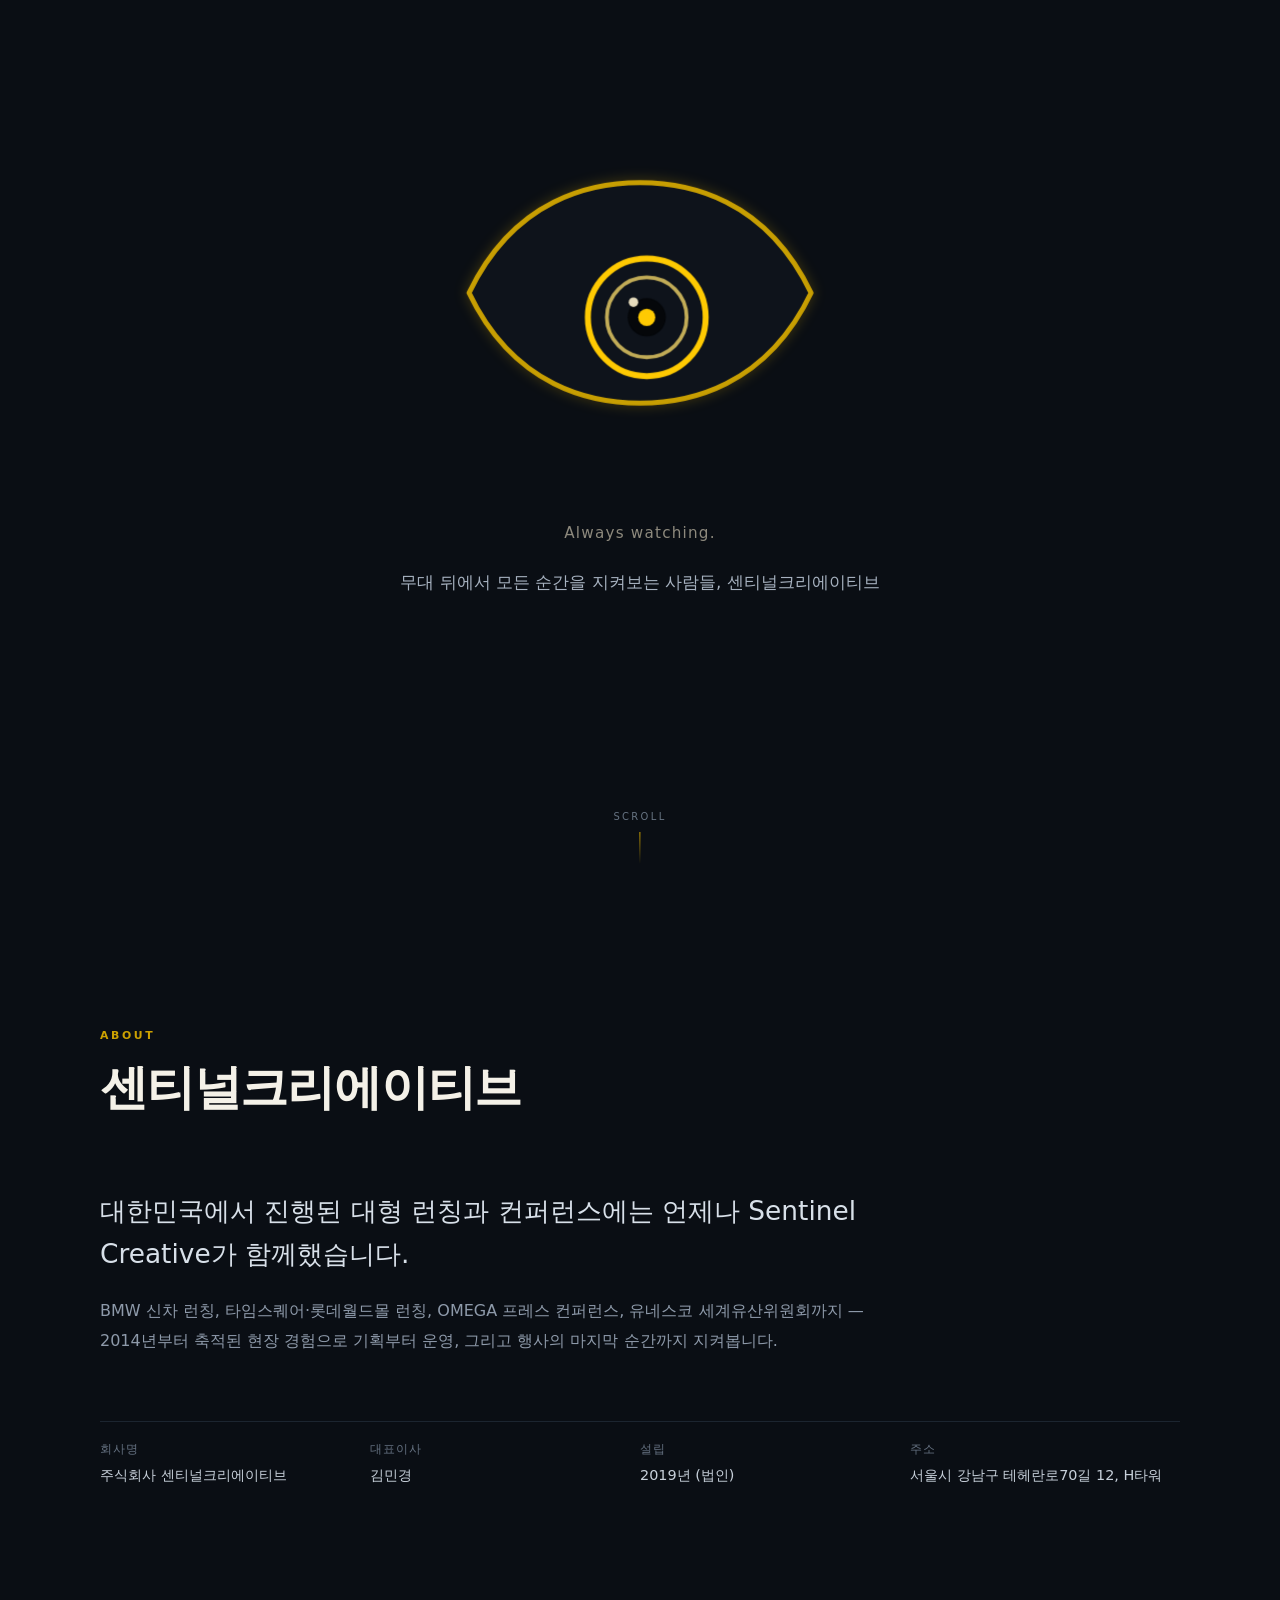
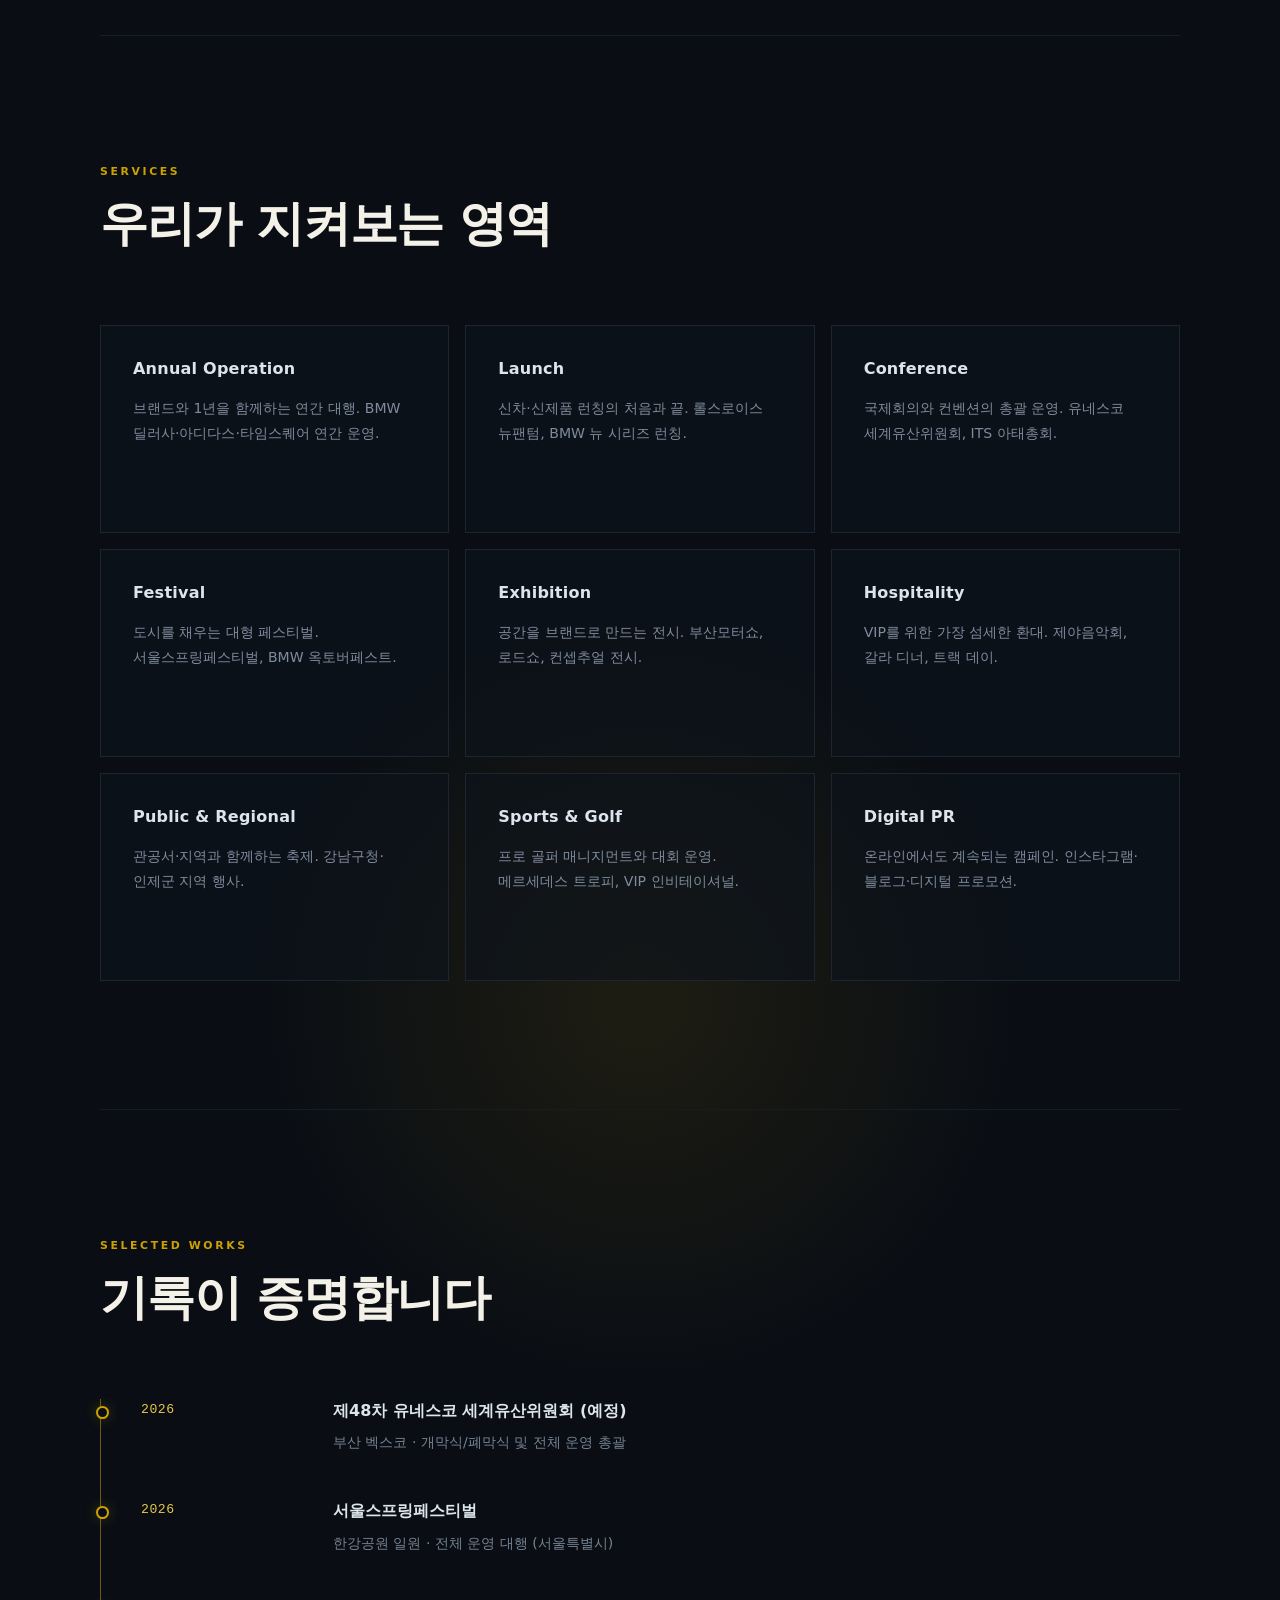
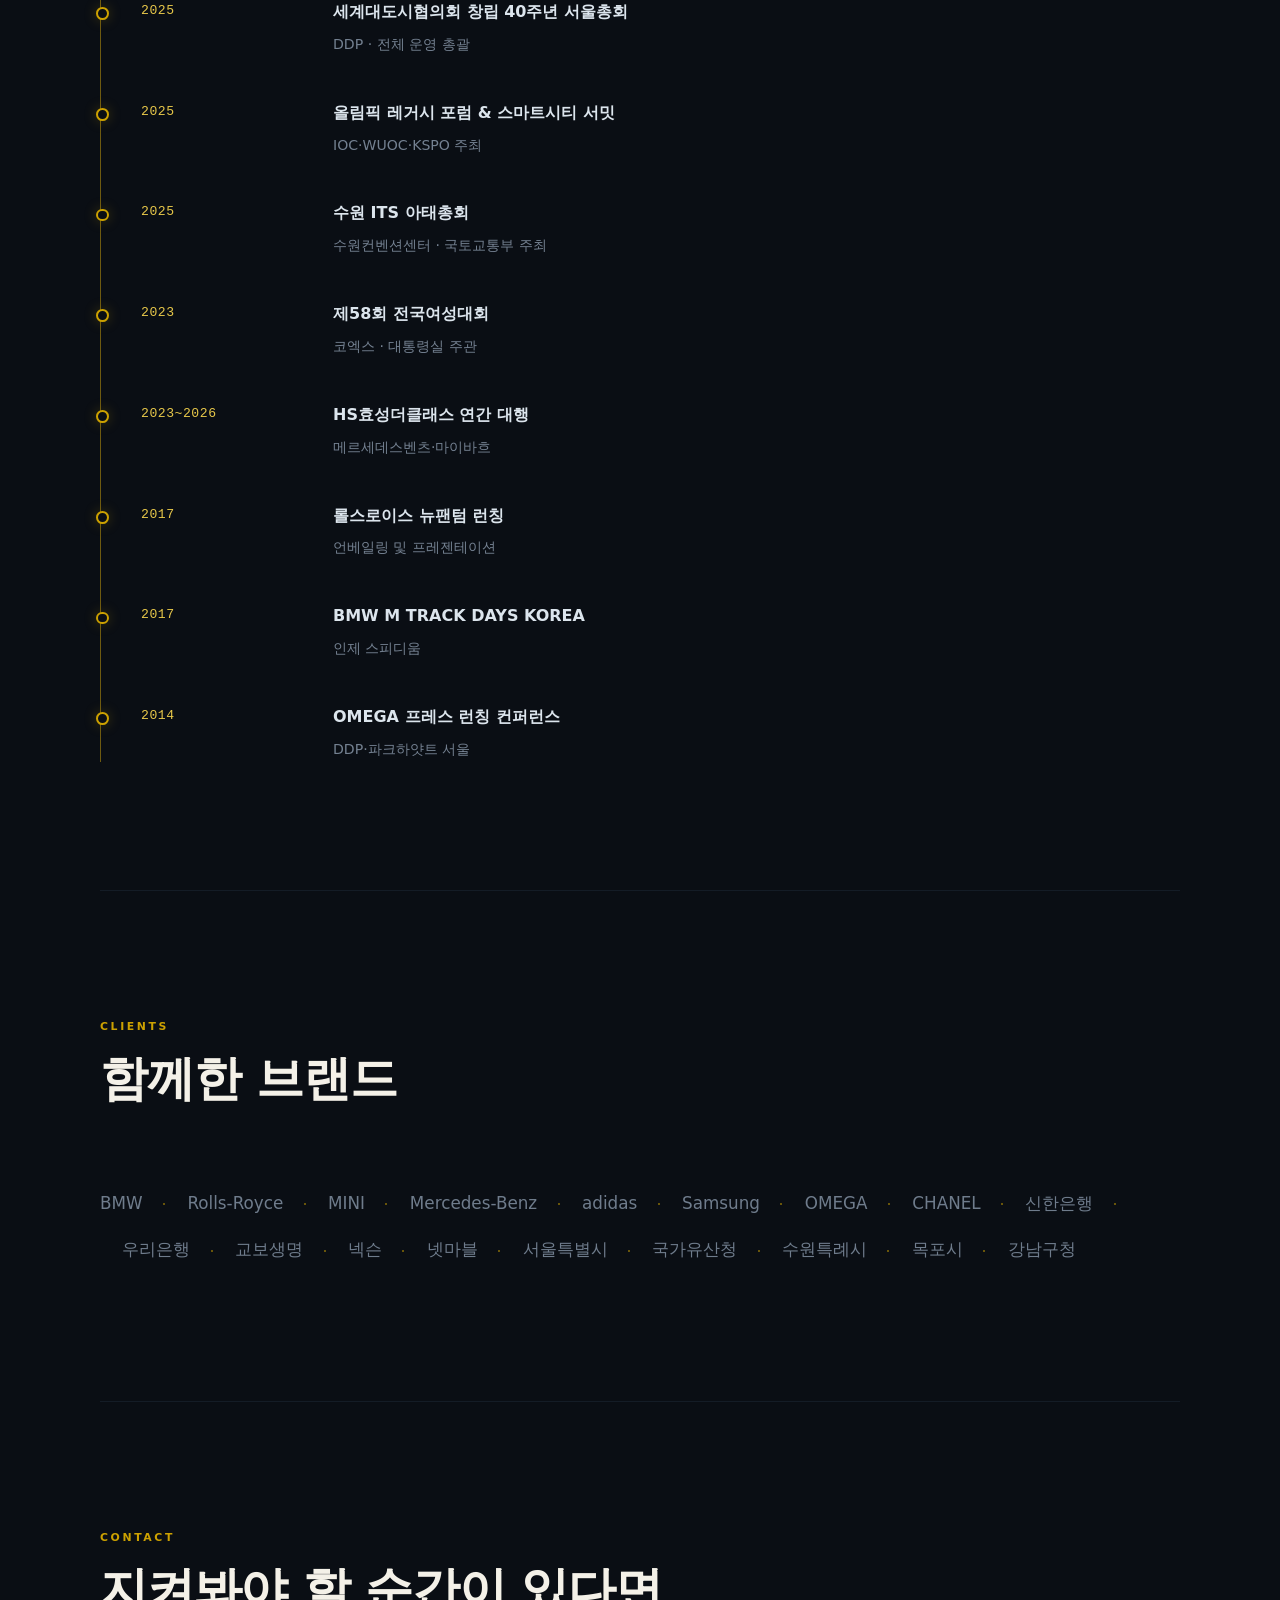
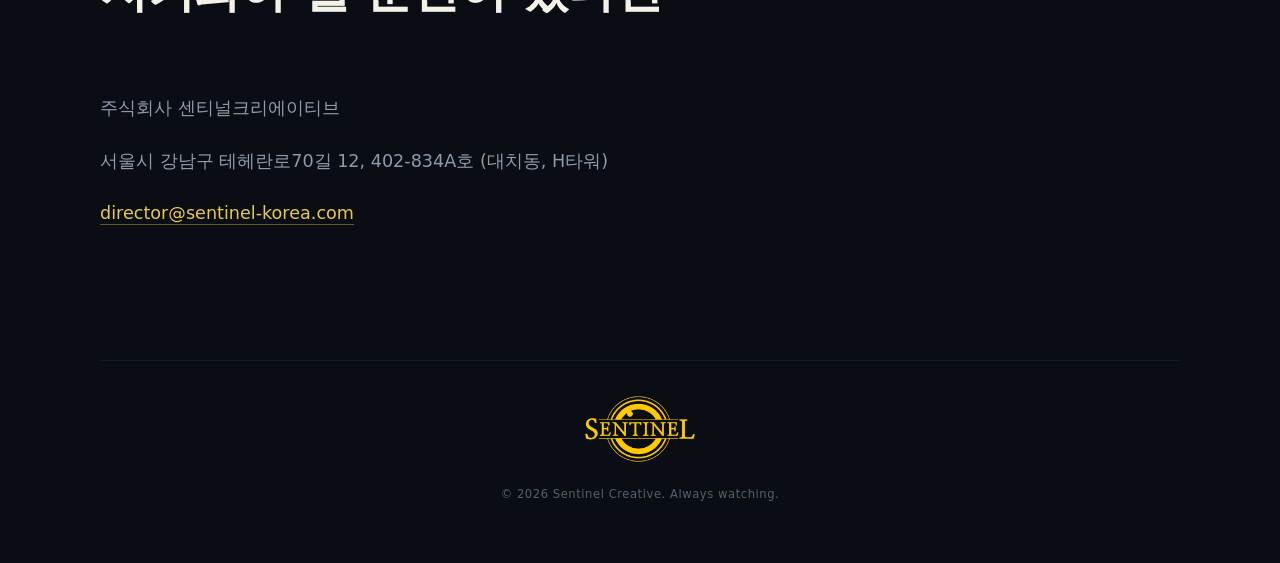
<file: index.html>
<!doctype html>
<html lang="ko">
<head>
  <meta charset="utf-8">
  <meta name="viewport" content="width=device-width,initial-scale=1">
  <meta name="description" content="센티널크리에이티브 — 이벤트·전시·컨퍼런스 전문 에이전시">
  <meta name="theme-color" content="#0a0e14">
  <meta property="og:title" content="센티널크리에이티브 | Sentinel Creative">
  <meta property="og:description" content="센티널크리에이티브 — 이벤트·전시·컨퍼런스 전문 에이전시">
  <meta property="og:url" content="https://sentinel-korea.com/">
  <meta property="og:image" content="https://sentinel-korea.com/assets/og-image.png">
  <meta property="og:type" content="website">
  <meta name="twitter:card" content="summary_large_image">
  <meta name="twitter:title" content="센티널크리에이티브 | Sentinel Creative">
  <meta name="twitter:description" content="센티널크리에이티브 — 이벤트·전시·컨퍼런스 전문 에이전시">
  <meta name="twitter:image" content="https://sentinel-korea.com/assets/og-image.png">
  <title>센티널크리에이티브 | Sentinel Creative</title>
  <link rel="icon" href="assets/favicon.png" type="image/png">
  <link rel="stylesheet" href="style.css">
  <script src="eye.js" defer></script>
</head>
<body>
  <div id="watcher" aria-hidden="true"></div>

  <nav id="top-nav" aria-label="주요 메뉴">
    <a class="nav-brand" href="#hero"><img src="assets/logo-full.png" alt="SENTINEL" class="nav-logo"></a>
    <div class="nav-links">
      <a href="#about">ABOUT</a>
      <a href="#services">SERVICES</a>
      <a href="#works">WORKS</a>
      <a href="#clients">CLIENTS</a>
      <a href="#contact">CONTACT</a>
    </div>
  </nav>

  <main>
    <section id="hero">
      <h1 class="visually-hidden">SENTINEL</h1>
      <p class="tagline">Always watching.</p>
      <p class="hero-sub">무대 뒤에서 모든 순간을 지켜보는 사람들, 센티널크리에이티브</p>
      <a class="scroll-cue" href="#about">SCROLL</a>
    </section>

    <section id="about">
      <h2><span class="section-label">ABOUT</span> 센티널크리에이티브</h2>
      <p class="lead">대한민국에서 진행된 대형 런칭과 컨퍼런스에는 언제나 Sentinel Creative가 함께했습니다.</p>
      <p>BMW 신차 런칭, 타임스퀘어·롯데월드몰 런칭, OMEGA 프레스 컨퍼런스, 유네스코 세계유산위원회까지 — 2014년부터 축적된 현장 경험으로 기획부터 운영, 그리고 행사의 마지막 순간까지 지켜봅니다.</p>
      <dl class="facts">
        <div>
          <dt>회사명</dt>
          <dd>주식회사 센티널크리에이티브</dd>
        </div>
        <div>
          <dt>대표이사</dt>
          <dd>김민경</dd>
        </div>
        <div>
          <dt>설립</dt>
          <dd>2019년 (법인)</dd>
        </div>
        <div>
          <dt>주소</dt>
          <dd>서울시 강남구 테헤란로70길 12, H타워</dd>
        </div>
      </dl>
    </section>

    <section id="services">
      <h2><span class="section-label">SERVICES</span> 우리가 지켜보는 영역</h2>
      <ul class="service-grid">
        <li class="service-card">
          <h3>Annual Operation</h3>
          <p>브랜드와 1년을 함께하는 연간 대행. BMW 딜러사·아디다스·타임스퀘어 연간 운영.</p>
        </li>
        <li class="service-card">
          <h3>Launch</h3>
          <p>신차·신제품 런칭의 처음과 끝. 롤스로이스 뉴팬텀, BMW 뉴 시리즈 런칭.</p>
        </li>
        <li class="service-card">
          <h3>Conference</h3>
          <p>국제회의와 컨벤션의 총괄 운영. 유네스코 세계유산위원회, ITS 아태총회.</p>
        </li>
        <li class="service-card">
          <h3>Festival</h3>
          <p>도시를 채우는 대형 페스티벌. 서울스프링페스티벌, BMW 옥토버페스트.</p>
        </li>
        <li class="service-card">
          <h3>Exhibition</h3>
          <p>공간을 브랜드로 만드는 전시. 부산모터쇼, 로드쇼, 컨셉추얼 전시.</p>
        </li>
        <li class="service-card">
          <h3>Hospitality</h3>
          <p>VIP를 위한 가장 섬세한 환대. 제야음악회, 갈라 디너, 트랙 데이.</p>
        </li>
        <li class="service-card">
          <h3>Public &amp; Regional</h3>
          <p>관공서·지역과 함께하는 축제. 강남구청·인제군 지역 행사.</p>
        </li>
        <li class="service-card">
          <h3>Sports &amp; Golf</h3>
          <p>프로 골퍼 매니지먼트와 대회 운영. 메르세데스 트로피, VIP 인비테이셔널.</p>
        </li>
        <li class="service-card">
          <h3>Digital PR</h3>
          <p>온라인에서도 계속되는 캠페인. 인스타그램·블로그·디지털 프로모션.</p>
        </li>
      </ul>
    </section>

    <section id="works">
      <h2><span class="section-label">SELECTED WORKS</span> 기록이 증명합니다</h2>
      <ol class="timeline">
        <li class="timeline-item">
          <span class="year">2026</span>
          <div>
            <h3>제48차 유네스코 세계유산위원회 (예정)</h3>
            <p>부산 벡스코 · 개막식/폐막식 및 전체 운영 총괄</p>
          </div>
        </li>
        <li class="timeline-item">
          <span class="year">2026</span>
          <div>
            <h3>서울스프링페스티벌</h3>
            <p>한강공원 일원 · 전체 운영 대행 (서울특별시)</p>
          </div>
        </li>
        <li class="timeline-item">
          <span class="year">2025</span>
          <div>
            <h3>세계대도시협의회 창립 40주년 서울총회</h3>
            <p>DDP · 전체 운영 총괄</p>
          </div>
        </li>
        <li class="timeline-item">
          <span class="year">2025</span>
          <div>
            <h3>올림픽 레거시 포럼 &amp; 스마트시티 서밋</h3>
            <p>IOC·WUOC·KSPO 주최</p>
          </div>
        </li>
        <li class="timeline-item">
          <span class="year">2025</span>
          <div>
            <h3>수원 ITS 아태총회</h3>
            <p>수원컨벤션센터 · 국토교통부 주최</p>
          </div>
        </li>
        <li class="timeline-item">
          <span class="year">2023</span>
          <div>
            <h3>제58회 전국여성대회</h3>
            <p>코엑스 · 대통령실 주관</p>
          </div>
        </li>
        <li class="timeline-item">
          <span class="year">2023~2026</span>
          <div>
            <h3>HS효성더클래스 연간 대행</h3>
            <p>메르세데스벤츠·마이바흐</p>
          </div>
        </li>
        <li class="timeline-item">
          <span class="year">2017</span>
          <div>
            <h3>롤스로이스 뉴팬텀 런칭</h3>
            <p>언베일링 및 프레젠테이션</p>
          </div>
        </li>
        <li class="timeline-item">
          <span class="year">2017</span>
          <div>
            <h3>BMW M TRACK DAYS KOREA</h3>
            <p>인제 스피디움</p>
          </div>
        </li>
        <li class="timeline-item">
          <span class="year">2014</span>
          <div>
            <h3>OMEGA 프레스 런칭 컨퍼런스</h3>
            <p>DDP·파크하얏트 서울</p>
          </div>
        </li>
      </ol>
    </section>

    <section id="clients">
      <h2><span class="section-label">CLIENTS</span> 함께한 브랜드</h2>
      <ul class="client-list">
        <li>BMW</li>
        <li>Rolls-Royce</li>
        <li>MINI</li>
        <li>Mercedes-Benz</li>
        <li>adidas</li>
        <li>Samsung</li>
        <li>OMEGA</li>
        <li>CHANEL</li>
        <li>신한은행</li>
        <li>우리은행</li>
        <li>교보생명</li>
        <li>넥슨</li>
        <li>넷마블</li>
        <li>서울특별시</li>
        <li>국가유산청</li>
        <li>수원특례시</li>
        <li>목포시</li>
        <li>강남구청</li>
      </ul>
    </section>

    <section id="contact">
      <h2><span class="section-label">CONTACT</span> 지켜봐야 할 순간이 있다면</h2>
      <address>
        <p>주식회사 센티널크리에이티브</p>
        <p>서울시 강남구 테헤란로70길 12, 402-834A호 (대치동, H타워)</p>
        <a href="mailto:director@sentinel-korea.com">director@sentinel-korea.com</a>
      </address>
    </section>
  </main>

  <footer>
    <img src="assets/logo-full.png" alt="Sentinel Creative" class="footer-logo">
    <p>© 2026 Sentinel Creative. Always watching.</p>
  </footer>
</body>
</html>
</file>
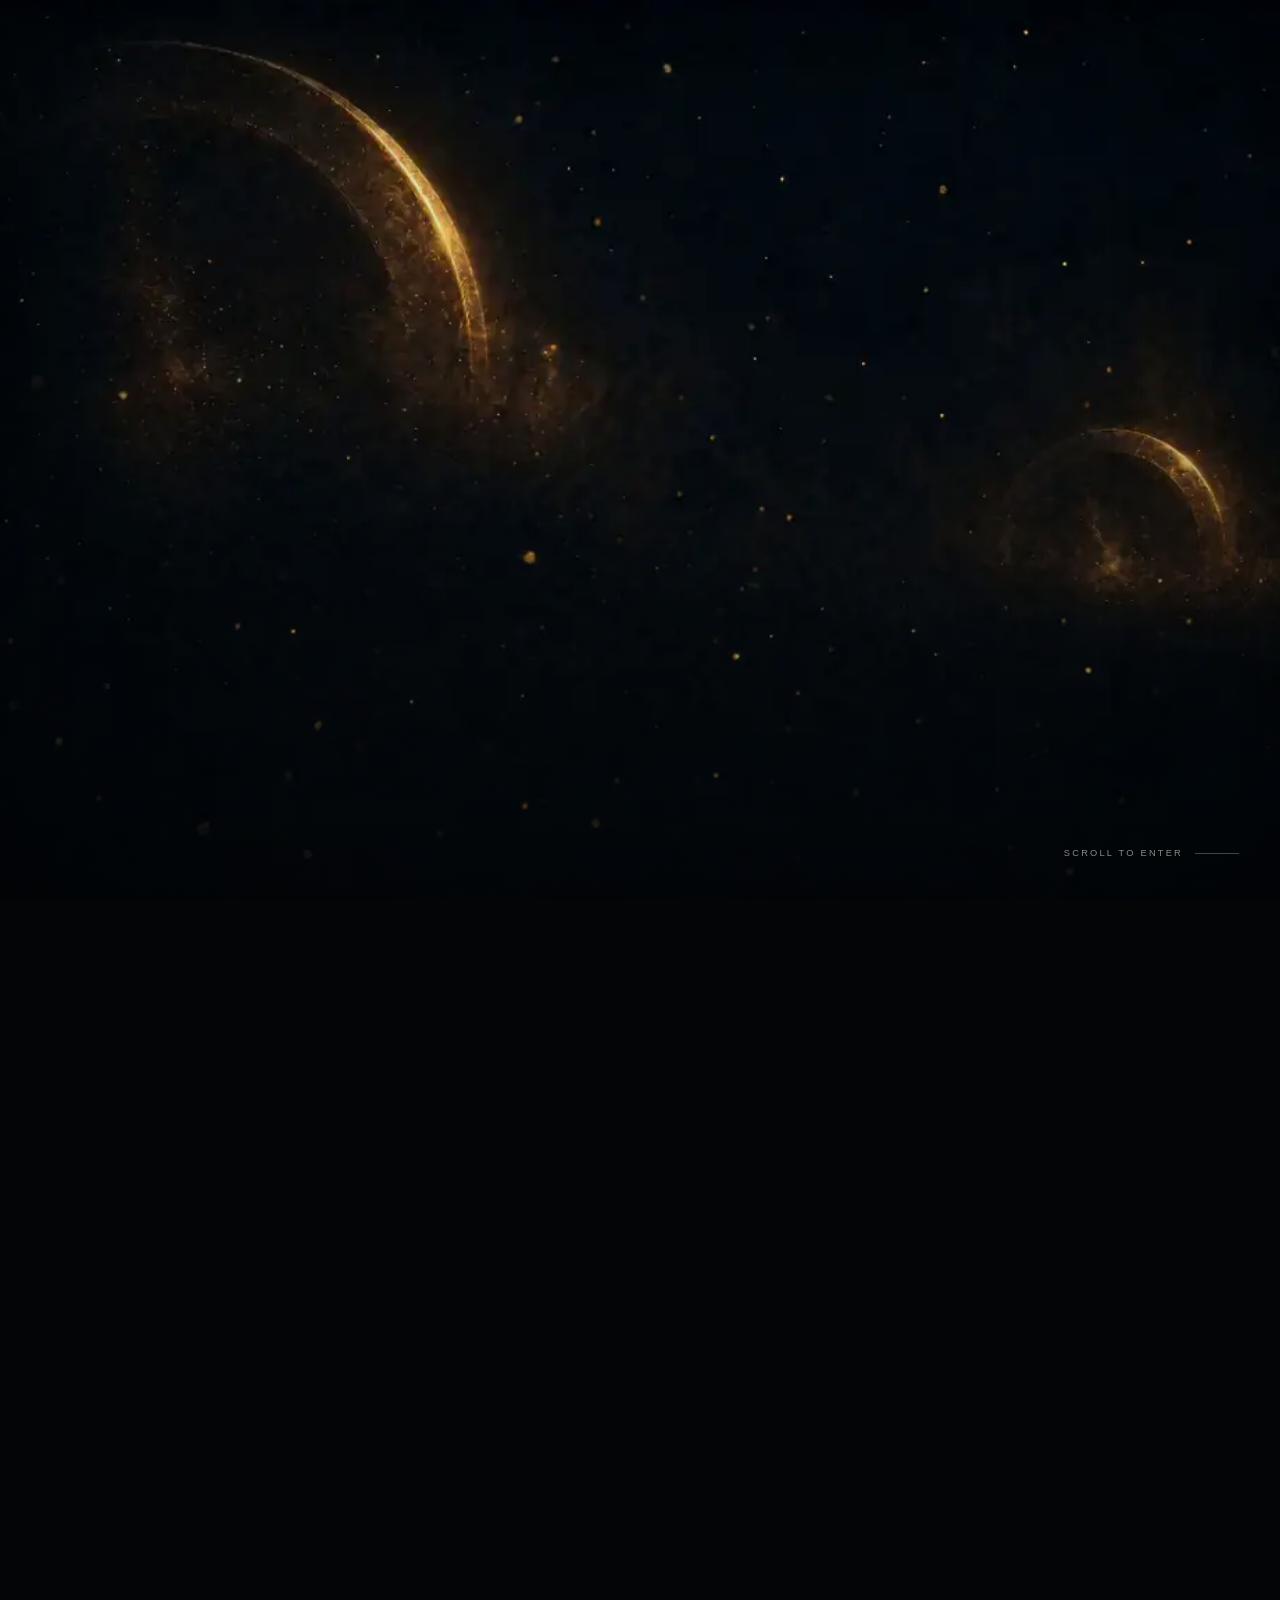
<file: labs/a-cinematic/index.html>
<!doctype html>
<html lang="ko" class="no-js">
  <head>
    <meta charset="utf-8">
    <meta name="viewport" content="width=device-width, initial-scale=1">
    <meta name="theme-color" content="#0a0e14">
    <link rel="icon" href="data:,">
    <meta
      name="description"
      content="무대 뒤에서 모든 순간을 지켜보는 사람들, Sentinel Creative."
    >
    <title>Sentinel Creative — Always watching.</title>
    <link rel="stylesheet" href="styles.css">
    <script>
      document.documentElement.classList.remove('no-js');
      document.documentElement.classList.add('has-js');
      if (window.matchMedia('(prefers-reduced-motion: reduce)').matches) {
        document.documentElement.classList.add('reduced-motion');
      }
    </script>
    <script src="film.js" defer></script>
  </head>
  <body>
    <main>
      <section class="film" aria-label="센티넬 크리에이티브 감시자의 세계">
        <div class="film__sticky">
          <img
            class="film__poster film__poster--motion"
            src="../shared/frames/frame_0001.webp"
            alt=""
            width="1152"
            height="648"
            aria-hidden="true"
          >
          <img
            class="film__poster film__poster--static"
            src="../shared/frames/frame_0290.webp"
            alt="어둠 속에 떠 있는 센티널의 황금빛 동심원 엠블럼"
            width="1152"
            height="648"
          >
          <canvas
            class="film__canvas"
            aria-label="스크롤에 따라 펼쳐지는 센티널의 세계"
          ></canvas>

          <div class="film__shade" aria-hidden="true"></div>

          <div class="film__overlays">
            <div class="film__line" data-start="0.04" data-end="0.18">
              <p>어둠 속에서,<br>우리는 깨어 있습니다</p>
            </div>
            <div class="film__line" data-start="0.26" data-end="0.44">
              <p>빛으로 향하는 길을<br>만드는 사람들</p>
            </div>
            <div class="film__line" data-start="0.52" data-end="0.68">
              <p>무대 위 모든 순간을<br>지켜봅니다</p>
            </div>
          </div>

          <div class="landing" aria-label="Sentinel Creative" data-frame-aligned>
            <div class="landing__band">
              <span class="landing__wordmark">SENTINEL</span>
            </div>
            <div class="landing__details">
              <p class="landing__tagline">Always watching.</p>
              <p class="landing__description">무대 뒤에서 모든 순간을 지켜보는 사람들, 센티널크리에이티브</p>
              <a class="landing__cta" href="https://sentinel-korea.com/" rel="noreferrer">
                ENTER SENTINEL <span aria-hidden="true">↗</span>
              </a>
            </div>
          </div>

          <div class="scroll-cue" aria-hidden="true">
            <span>SCROLL TO ENTER</span>
            <i></i>
          </div>

          <div class="loader" role="progressbar" aria-label="필름 불러오는 중" aria-valuemin="0" aria-valuemax="100" aria-valuenow="0">
            <span class="loader__bar"></span>
          </div>
        </div>
      </section>
    </main>
  </body>
</html>
</file>
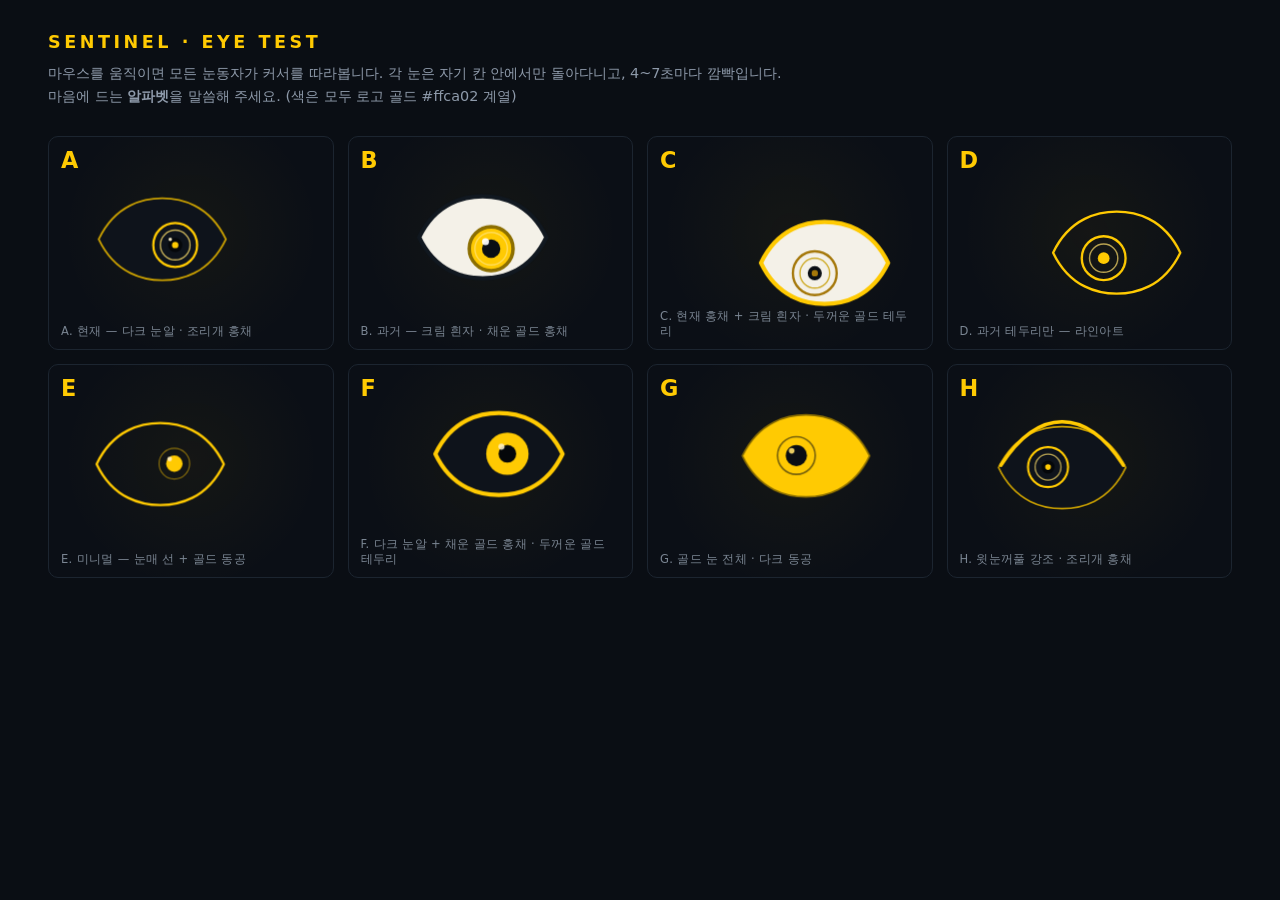
<file: labs/eye-test/index.html>
<!doctype html>
<html lang="ko">
<head>
<meta charset="utf-8">
<meta name="viewport" content="width=device-width,initial-scale=1">
<title>SENTINEL — Eye Test</title>
<style>
  :root { --bg:#0a0e14; --ink:#f4f1e8; --gold:#ffca02; }
  * { box-sizing:border-box; }
  html,body { margin:0; background:var(--bg); color:var(--ink);
    font-family:system-ui,-apple-system,"Segoe UI",sans-serif; }
  header { padding:2rem clamp(1rem,4vw,3rem) 0.5rem; }
  header h1 { margin:0; font-size:1.1rem; letter-spacing:.2em; color:var(--gold); font-weight:700; }
  header p { margin:.6rem 0 0; color:#8e9aaa; font-size:.9rem; line-height:1.6; }
  .grid { display:grid; gap:14px; padding:1.25rem clamp(1rem,4vw,3rem) 3rem;
    grid-template-columns:repeat(auto-fill,minmax(280px,1fr)); }
  .cell { position:relative; aspect-ratio:4/3; border:1px solid #1c2530; border-radius:10px;
    overflow:hidden; background:radial-gradient(circle at 50% 45%,rgba(255,202,2,.04),transparent 70%),#0b0f16; }
  .cell .tag { position:absolute; top:10px; left:12px; z-index:3;
    font-size:1.4rem; font-weight:800; color:var(--gold); letter-spacing:.05em; }
  .cell .name { position:absolute; bottom:10px; left:12px; right:12px; z-index:3;
    font-size:.72rem; color:#7a8592; letter-spacing:.03em; }
  .cell svg { position:absolute; top:0; left:0; will-change:transform; }
  .cell svg * { transform-box:fill-box; transform-origin:center; }
</style>
</head>
<body>
<header>
  <h1>SENTINEL · EYE TEST</h1>
  <p>마우스를 움직이면 모든 눈동자가 커서를 따라봅니다. 각 눈은 자기 칸 안에서만 돌아다니고, 4~7초마다 깜빡입니다.<br>
     마음에 드는 <strong>알파벳</strong>을 말씀해 주세요. (색은 모두 로고 골드 #ffca02 계열)</p>
</header>
<div class="grid" id="grid"></div>

<script>
"use strict";
const NS = "http://www.w3.org/2000/svg";
const GOLD = "#ffca02", GOLD_L = "#ffe06c", GOLD_D = "#c79e02", GOLD_DD = "#a5780a";
const CREAM = "#f4f1e8", DARKBODY = "#0e131b", PUPIL = "#05070a";
// original a61975e almond path, scaled x0.6, centred at (60,60) in a 120 box
const EYE = "M6 60 C20.4 30 45 25.2 60 25.2 C75 25.2 99.6 30 114 60 C99.6 90 75 94.8 60 94.8 C45 94.8 20.4 90 6 60 Z";

function el(tag, attrs) {
  const e = document.createElementNS(NS, tag);
  for (const k in attrs) e.setAttribute(k, attrs[k]);
  return e;
}
function grp(children) {
  const g = el("g", {});
  children.forEach(c => g.append(c));
  return g;
}
// each builder returns { eyeVisual (blinks), gaze (tracks cursor) }
const VARIANTS = [
  { tag:"A", name:"현재 — 다크 눈알 · 조리개 홍채", build: () => {
      const sclera = el("path",{d:EYE,fill:DARKBODY,stroke:GOLD_D,"stroke-width":1.6,"stroke-linejoin":"round"});
      const gaze = grp([
        el("circle",{cx:60,cy:60,r:18.6,fill:"none",stroke:GOLD,"stroke-width":1.9}),
        el("circle",{cx:60,cy:60,r:12.6,fill:"none",stroke:GOLD_L,"stroke-width":1.2,opacity:.75}),
        el("circle",{cx:60,cy:60,r:6,fill:PUPIL}),
        el("circle",{cx:60,cy:60,r:2.7,fill:GOLD}),
        el("circle",{cx:55.8,cy:55.2,r:1.5,fill:"#fff3cf",opacity:.9}),
      ]);
      return { sclera, gaze };
    }},
  { tag:"B", name:"과거 — 크림 흰자 · 채운 골드 홍채", build: () => {
      const sclera = el("path",{d:EYE,fill:CREAM,stroke:"#111820","stroke-width":3.6,"stroke-linejoin":"round"});
      const gaze = grp([
        el("circle",{cx:60,cy:60,r:18.6,fill:GOLD,stroke:"#8c6f01","stroke-width":3}),
        el("circle",{cx:60,cy:60,r:13.8,fill:"none",stroke:"#ffe78d","stroke-width":1.2,opacity:.62}),
        el("circle",{cx:60,cy:60,r:7.8,fill:"#0a0e14"}),
        el("circle",{cx:55.2,cy:54,r:3,fill:"#fff",opacity:.92}),
      ]);
      return { sclera, gaze };
    }},
  { tag:"C", name:"현재 홍채 + 크림 흰자 · 두꺼운 골드 테두리", build: () => {
      const sclera = el("path",{d:EYE,fill:CREAM,stroke:GOLD,"stroke-width":3.6,"stroke-linejoin":"round"});
      const gaze = grp([
        el("circle",{cx:60,cy:60,r:18.6,fill:"none",stroke:GOLD_DD,"stroke-width":2}),
        el("circle",{cx:60,cy:60,r:12.6,fill:"none",stroke:GOLD_D,"stroke-width":1.2,opacity:.8}),
        el("circle",{cx:60,cy:60,r:6,fill:"#0a0e14"}),
        el("circle",{cx:60,cy:60,r:2.7,fill:GOLD_DD}),
      ]);
      return { sclera, gaze };
    }},
  { tag:"D", name:"과거 테두리만 — 라인아트", build: () => {
      const sclera = el("path",{d:EYE,fill:"none",stroke:GOLD,"stroke-width":2,"stroke-linejoin":"round"});
      const gaze = grp([
        el("circle",{cx:60,cy:60,r:18.6,fill:"none",stroke:GOLD,"stroke-width":2}),
        el("circle",{cx:60,cy:60,r:12,fill:"none",stroke:GOLD_L,"stroke-width":1.2,opacity:.7}),
        el("circle",{cx:60,cy:60,r:5,fill:GOLD}),
      ]);
      return { sclera, gaze };
    }},
  { tag:"E", name:"미니멀 — 눈매 선 + 골드 동공", build: () => {
      const sclera = el("path",{d:EYE,fill:"none",stroke:GOLD,"stroke-width":2,"stroke-linejoin":"round"});
      const gaze = grp([
        el("circle",{cx:60,cy:60,r:13,fill:"none",stroke:GOLD,"stroke-width":1,opacity:.5}),
        el("circle",{cx:60,cy:60,r:7,fill:GOLD}),
        el("circle",{cx:56,cy:56,r:2,fill:"#fff3cf",opacity:.85}),
      ]);
      return { sclera, gaze };
    }},
  { tag:"F", name:"다크 눈알 + 채운 골드 홍채 · 두꺼운 골드 테두리", build: () => {
      const sclera = el("path",{d:EYE,fill:DARKBODY,stroke:GOLD,"stroke-width":3.6,"stroke-linejoin":"round"});
      const gaze = grp([
        el("circle",{cx:60,cy:60,r:18,fill:GOLD}),
        el("circle",{cx:60,cy:60,r:7.5,fill:PUPIL}),
        el("circle",{cx:55,cy:54,r:2.6,fill:"#fff3cf",opacity:.85}),
      ]);
      return { sclera, gaze };
    }},
  { tag:"G", name:"골드 눈 전체 · 다크 동공", build: () => {
      const sclera = el("path",{d:EYE,fill:GOLD,stroke:"#8c6f01","stroke-width":1.4,"stroke-linejoin":"round"});
      const gaze = grp([
        el("circle",{cx:60,cy:60,r:16,fill:"none",stroke:"#0a0e14","stroke-width":1.4,opacity:.55}),
        el("circle",{cx:60,cy:60,r:9,fill:"#0a0e14"}),
        el("circle",{cx:56,cy:56,r:2.4,fill:GOLD_L,opacity:.9}),
      ]);
      return { sclera, gaze };
    }},
  { tag:"H", name:"윗눈꺼풀 강조 · 조리개 홍채", build: () => {
      const sclera = el("path",{d:EYE,fill:DARKBODY,stroke:GOLD_D,"stroke-width":1.4,"stroke-linejoin":"round"});
      const lid = el("path",{d:"M8 58 C28 27 46 21 60 21 C74 21 92 27 112 58",fill:"none",stroke:GOLD,"stroke-width":3,"stroke-linecap":"round"});
      const gaze = grp([
        el("circle",{cx:60,cy:60,r:17,fill:"none",stroke:GOLD,"stroke-width":1.8}),
        el("circle",{cx:60,cy:60,r:11,fill:"none",stroke:GOLD_L,"stroke-width":1.1,opacity:.7}),
        el("circle",{cx:60,cy:60,r:5.5,fill:PUPIL}),
        el("circle",{cx:60,cy:60,r:2.4,fill:GOLD}),
      ]);
      return { sclera, gaze, lid };
    }},
];

const cursor = { x: innerWidth/2, y: innerHeight/2 };
addEventListener("pointermove", e => { cursor.x = e.clientX; cursor.y = e.clientY; }, { passive:true });

const eyes = [];
const grid = document.getElementById("grid");
let clipSeq = 0;

VARIANTS.forEach(v => {
  const cell = document.createElement("div");
  cell.className = "cell";
  cell.innerHTML = `<span class="tag">${v.tag}</span><span class="name">${v.tag}. ${v.name}</span>`;
  grid.append(cell);

  const svg = el("svg", { viewBox:"0 0 120 120", width:120, height:120 });
  const clipId = "clip" + (clipSeq++);
  const defs = el("defs", {});
  const clip = el("clipPath", { id: clipId });
  clip.append(el("path", { d: EYE }));
  defs.append(clip);

  const parts = v.build();
  const clipped = el("g", { "clip-path": `url(#${clipId})` });
  clipped.append(parts.gaze);
  const eyeVisual = grp([parts.sclera, clipped]);
  if (parts.lid) eyeVisual.append(parts.lid);
  svg.append(defs, eyeVisual);
  cell.append(svg);

  eyes.push({
    cell, svg, eyeVisual, gaze: parts.gaze,
    pose: { x: 0, y: 0 },
    vel: { x: 0, y: 0 },
    target: { x: 0, y: 0 },
    legEnd: 0,
    pupil: { x: 0, y: 0 },
    nextBlink: performance.now() + rand(4000, 7000),
    blinkStart: 0,
    size: 0,
  });
});

function rand(a, b) { return a + Math.random() * (b - a); }
function clamp(v, a, b) { return Math.max(a, Math.min(v, b)); }

function bounds(e) {
  const r = e.cell.getBoundingClientRect();
  const size = Math.min(r.width * 0.5, r.height * 0.66);
  const halfW = size * 0.45, halfH = size * 0.30;
  return {
    r, size,
    minX: halfW + 10, maxX: r.width - halfW - 10,
    minY: halfH + 26, maxY: r.height - halfH - 26,
  };
}
function pick(e, b, now) {
  e.target.x = rand(b.minX, b.maxX);
  e.target.y = rand(b.minY, b.maxY);
  e.legEnd = now + rand(2600, 5200);
}

// init positions once layout is ready
requestAnimationFrame(() => {
  eyes.forEach(e => {
    const b = bounds(e);
    e.pose.x = (b.minX + b.maxX) / 2;
    e.pose.y = (b.minY + b.maxY) / 2;
    pick(e, b, performance.now());
  });
  requestAnimationFrame(loop);
});

let prev = performance.now();
function loop(now) {
  const dt = Math.min((now - prev) / 1000, 0.05);
  const df = Math.min((now - prev) / 16.67, 4);
  prev = now;

  for (const e of eyes) {
    const b = bounds(e);
    e.size = b.size;

    // wander within cell (critically damped)
    if (now >= e.legEnd) pick(e, b, now);
    const omega = 2 / 1.3;
    e.vel.x += (omega*omega*(e.target.x - e.pose.x) - 2*omega*e.vel.x) * dt;
    e.vel.y += (omega*omega*(e.target.y - e.pose.y) - 2*omega*e.vel.y) * dt;
    e.pose.x = clamp(e.pose.x + e.vel.x * dt, b.minX, b.maxX);
    e.pose.y = clamp(e.pose.y + e.vel.y * dt, b.minY, b.maxY);

    // gaze toward global cursor (converted to cell-local)
    const eyeCX = b.r.left + e.pose.x, eyeCY = b.r.top + e.pose.y;
    const gx = cursor.x - eyeCX, gy = cursor.y - eyeCY;
    const dist = Math.hypot(gx, gy);
    const strength = Math.min(dist / 240, 1) * 12;
    const tx = dist ? gx / dist * strength : 0;
    const ty = dist ? gy / dist * strength : 0;
    const ez = 1 - Math.pow(0.86, df);
    e.pupil.x += (tx - e.pupil.x) * ez;
    e.pupil.y += (ty - e.pupil.y) * ez;
    e.gaze.style.transform = `translate(${e.pupil.x.toFixed(2)}px, ${e.pupil.y.toFixed(2)}px)`;

    // blink (vertical squash)
    if (!e.blinkStart && now >= e.nextBlink) e.blinkStart = now;
    if (e.blinkStart) {
      const p = clamp((now - e.blinkStart) / 200, 0, 1);
      const sy = 1 - Math.sin(Math.PI * p) * 0.9;
      e.eyeVisual.style.transform = `scaleY(${sy.toFixed(3)})`;
      if (p >= 1) { e.blinkStart = 0; e.nextBlink = now + rand(4000, 7000); e.eyeVisual.style.transform = "scaleY(1)"; }
    }

    // place svg (120-box scaled to size, centred at pose)
    const s = e.size / 120;
    e.svg.style.transform = `translate(${(e.pose.x - 60).toFixed(2)}px, ${(e.pose.y - 60).toFixed(2)}px) scale(${s.toFixed(4)})`;
  }
  requestAnimationFrame(loop);
}
</script>
</body>
</html>
</file>
<file: style.css>
:root {
  --gold: #cca101;
  --gold-light: #e8c84a;
  --gold-dim: #6e5a10;
  --bg: #0a0e14;
  --ink: #f4f1e8;
  color-scheme: dark;
  font-family: system-ui, -apple-system, BlinkMacSystemFont, "Segoe UI", sans-serif;
  background: var(--bg);
  color: var(--ink);
}

* {
  box-sizing: border-box;
}

html,
body {
  min-height: 100%;
  margin: 0;
}

body {
  min-height: 100vh;
  min-height: 100svh;
  background:
    radial-gradient(circle at 50% calc(50% - 5rem), rgba(204, 161, 1, 0.1), transparent 24rem),
    var(--bg);
}

#stage {
  display: flex;
  min-height: 100vh;
  min-height: 100svh;
  width: 100%;
  padding: clamp(1.5rem, 5vw, 4rem);
  align-items: center;
  justify-content: center;
  flex-direction: column;
  text-align: center;
}

h1 {
  margin: 0;
  color: var(--ink);
  font-size: clamp(2rem, 6vw, 3.75rem);
  font-weight: 800;
  line-height: 1;
  letter-spacing: clamp(0.28em, 1.2vw, 0.48em);
  text-indent: clamp(0.28em, 1.2vw, 0.48em);
}

.visually-hidden {
  position: absolute;
  width: 1px;
  height: 1px;
  padding: 0;
  margin: -1px;
  overflow: hidden;
  clip: rect(0, 0, 0, 0);
  clip-path: inset(50%);
  border: 0;
  white-space: nowrap;
}

.tagline {
  margin: 0.9rem 0 0;
  color: #7f8c9d;
  font-size: clamp(0.8rem, 2vw, 0.95rem);
  line-height: 1.5;
  letter-spacing: 0.08em;
}

@media (max-width: 30rem) {
  body {
    background:
      radial-gradient(circle at 50% calc(50% - 4rem), rgba(204, 161, 1, 0.1), transparent 15rem),
      var(--bg);
  }

  h1 {
    font-size: clamp(1.75rem, 10vw, 2.4rem);
    letter-spacing: 0.24em;
    text-indent: 0.24em;
  }
}

/* One-page company site */

html {
  scroll-behavior: smooth;
  scroll-padding-top: 5rem;
}

body {
  overflow-x: hidden;
}

#watcher {
  position: fixed;
  z-index: 1;
  inset: 0;
  overflow: hidden;
  pointer-events: none;
  opacity: 1;
  filter: drop-shadow(0 0 7px rgba(255, 202, 2, 0.22));
  transition: opacity 0.55s ease;
}

/* Crisp and full in the hero; dimmed only while roaming behind the content. */
#watcher[data-state="wander"],
#watcher[data-state="approach"],
#watcher[data-state="flinch"] {
  opacity: 0.42;
}

#watcher > svg {
  position: absolute;
  top: 0;
  left: 0;
  display: block;
  width: 120px;
  height: 120px;
  transform-origin: 50% 50%;
  will-change: transform;
}

#watcher:is(.is-static, .watcher-static, .static) {
  opacity: 0.3;
}

#watcher:is(.is-static, .watcher-static, .static) > svg {
  top: auto;
  right: clamp(1.25rem, 4vw, 3rem);
  bottom: clamp(1.25rem, 4vw, 3rem);
  left: auto;
  width: 84px;
  height: 84px;
  transform: none !important;
  will-change: auto;
}

main > section,
footer {
  position: relative;
  z-index: 2;
}

a {
  color: inherit;
}

#top-nav {
  position: fixed;
  z-index: 100;
  top: 0;
  right: 0;
  left: 0;
  display: flex;
  min-height: 4.5rem;
  padding: 0.75rem max(1.25rem, calc((100vw - 1080px) / 2));
  align-items: center;
  border-bottom: 1px solid rgba(204, 161, 1, 0.18);
  background: rgba(10, 14, 20, 0.78);
  box-shadow: 0 0.75rem 2.5rem rgba(0, 0, 0, 0.18);
  opacity: 0;
  pointer-events: none;
  transform: translateY(-100%);
  transition:
    opacity 280ms ease,
    transform 280ms ease;
  backdrop-filter: blur(16px);
  -webkit-backdrop-filter: blur(16px);
}

#top-nav.nav-visible {
  opacity: 1;
  pointer-events: auto;
  transform: translateY(0);
}

a.nav-brand {
  display: inline-flex;
  flex: 0 0 auto;
  align-items: center;
  text-decoration: none;
}

a.nav-brand img.nav-logo {
  display: block;
  width: auto;
  height: 2.5rem;
}

.nav-links {
  display: flex;
  margin-left: auto;
  align-items: center;
  gap: clamp(0.8rem, 2.5vw, 2rem);
}

.nav-links a {
  position: relative;
  color: #8e9aaa;
  font-size: 0.72rem;
  line-height: 1.4;
  letter-spacing: 0.1em;
  text-decoration: none;
  text-transform: uppercase;
  transition: color 180ms ease;
}

.nav-links a::after {
  position: absolute;
  right: 0;
  bottom: -0.4rem;
  left: 0;
  height: 1px;
  background: var(--gold);
  content: "";
  transform: scaleX(0);
  transition: transform 180ms ease;
}

.nav-links a:hover,
.nav-links a:focus-visible {
  color: var(--ink);
}

.nav-links a:hover::after,
.nav-links a:focus-visible::after {
  transform: scaleX(1);
}

#hero {
  position: relative;
  display: grid;
  min-height: 100vh;
  min-height: 100svh;
  width: 100%;
  padding: max(20rem, 58vh) clamp(1.5rem, 5vw, 4rem) clamp(7rem, 12vh, 9rem);
  padding-top: max(20rem, 58svh);
  align-content: start;
  grid-template-areas:
    "tagline"
    "sub";
  grid-template-columns: minmax(0, 1fr);
  justify-items: center;
  text-align: center;
}

#hero .tagline {
  margin-top: 0;
  grid-area: tagline;
  color: #8d897d;
}

.hero-sub {
  max-width: 38rem;
  margin: 1.4rem auto 0;
  grid-area: sub;
  color: #a6b1bf;
  font-size: clamp(0.9rem, 1.8vw, 1.05rem);
  line-height: 1.8;
  word-break: keep-all;
}

.scroll-cue {
  position: absolute;
  bottom: clamp(1.5rem, 4vh, 2.75rem);
  left: 50%;
  display: flex;
  align-items: center;
  flex-direction: column;
  gap: 0.65rem;
  color: #667382;
  font-size: 0.62rem;
  letter-spacing: 0.24em;
  text-decoration: none;
  transform: translateX(-50%);
  animation: scroll-cue-pulse 2.4s ease-in-out infinite;
}

.scroll-cue::after {
  width: 1px;
  height: 2rem;
  background: linear-gradient(to bottom, var(--gold), transparent);
  content: "";
}

@keyframes scroll-cue-pulse {
  0%,
  100% {
    opacity: 0.45;
  }

  50% {
    opacity: 1;
  }
}

main > section:not(#hero) {
  width: min(calc(100% - 3rem), 1080px);
  margin: 0 auto;
  padding: clamp(6rem, 11vw, 8rem) 0;
}

main > section:not(#hero) + section:not(#hero) {
  border-top: 1px solid #141c26;
}

main > section:not(#hero) h2 {
  max-width: 48rem;
  margin: 0 0 clamp(2.75rem, 6vw, 4.5rem);
  color: var(--ink);
  font-size: clamp(1.75rem, 4vw, 3rem);
  font-weight: 650;
  line-height: 1.25;
  letter-spacing: -0.025em;
  word-break: keep-all;
}

.section-label {
  display: block;
  margin-bottom: 0.85rem;
  color: var(--gold);
  font-size: 0.68rem;
  font-weight: 700;
  line-height: 1.4;
  letter-spacing: 0.24em;
  text-transform: uppercase;
}

#about p {
  max-width: 50rem;
  margin: 0;
  color: #8e9aaa;
  font-size: 1rem;
  line-height: 1.9;
  word-break: keep-all;
}

#about p + p {
  margin-top: 1.25rem;
}

#about .lead {
  color: #d8e0e9;
  font-size: clamp(1.2rem, 2.6vw, 1.65rem);
  line-height: 1.65;
}

#about dl {
  display: grid;
  margin: clamp(2.5rem, 6vw, 4rem) 0 0;
  grid-template-columns: repeat(4, minmax(0, 1fr));
  border-top: 1px solid #1c2530;
}

#about dt,
#about dd {
  margin: 0;
}

#about dt {
  padding: 1.25rem 1rem 0.45rem 0;
  color: #657181;
  font-size: 0.72rem;
  letter-spacing: 0.08em;
}

#about dd {
  padding: 0 1rem 1.25rem 0;
  color: #c7d0da;
  font-size: 0.9rem;
  line-height: 1.6;
  word-break: keep-all;
}

.service-grid {
  display: grid;
  margin: 0;
  padding: 0;
  grid-template-columns: repeat(3, minmax(0, 1fr));
  gap: 1rem;
  list-style: none;
}

.service-card {
  min-height: 13rem;
  padding: clamp(1.4rem, 3vw, 2rem);
  border: 1px solid #1c2530;
  background: rgba(14, 20, 28, 0.62);
  transition:
    border-color 220ms ease,
    box-shadow 220ms ease,
    transform 220ms ease;
}

.service-card:hover,
.service-card:focus-within {
  border-color: var(--gold);
  box-shadow:
    0 0 0 1px rgba(204, 161, 1, 0.12),
    0 0.9rem 2.5rem rgba(204, 161, 1, 0.12);
  transform: translateY(-0.35rem);
}

.service-card h3 {
  margin: 0;
  color: #dce5ed;
  font-size: 1rem;
  font-weight: 650;
  line-height: 1.4;
  letter-spacing: 0.015em;
}

.service-card p {
  margin: 1rem 0 0;
  color: #7f8c9d;
  font-size: 0.88rem;
  line-height: 1.75;
  word-break: keep-all;
}

.timeline {
  position: relative;
  margin: 0;
  padding: 0 0 0 clamp(1.5rem, 4vw, 2.5rem);
  border-left: 1px solid var(--gold-dim);
  list-style: none;
}

.timeline-item {
  position: relative;
  display: grid;
  padding: 0 0 2.75rem;
  grid-template-columns: minmax(6rem, 9rem) minmax(0, 1fr);
  gap: clamp(1rem, 4vw, 3rem);
}

.timeline-item:last-child {
  padding-bottom: 0;
}

.timeline-item::before {
  position: absolute;
  top: 0.45rem;
  left: calc(0px - clamp(1.5rem, 4vw, 2.5rem) - 0.3rem);
  width: 0.55rem;
  height: 0.55rem;
  border: 2px solid var(--gold);
  border-radius: 50%;
  background: var(--bg);
  box-shadow: 0 0 0.8rem rgba(204, 161, 1, 0.28);
  content: "";
}

.timeline .year {
  color: var(--gold-light);
  font-family: ui-monospace, SFMono-Regular, Menlo, Monaco, Consolas, monospace;
  font-size: 0.82rem;
  font-variant-numeric: tabular-nums;
  line-height: 1.6;
  letter-spacing: 0.04em;
}

.timeline-item h3 {
  margin: 0;
  color: #dce5ed;
  font-size: 1rem;
  font-weight: 620;
  line-height: 1.5;
  word-break: keep-all;
}

.timeline-item p {
  margin: 0.55rem 0 0;
  color: #748191;
  font-size: 0.88rem;
  line-height: 1.7;
  word-break: keep-all;
}

.client-list {
  display: flex;
  margin: 0;
  padding: 0;
  flex-wrap: wrap;
  list-style: none;
}

.client-list li {
  position: relative;
  margin: 0.45rem 0;
  padding: 0.25rem clamp(0.8rem, 2.4vw, 1.4rem);
  color: #6f7c8c;
  font-size: clamp(0.9rem, 1.8vw, 1.05rem);
  line-height: 1.45;
  transition: color 180ms ease;
}

.client-list li:first-child {
  padding-left: 0;
}

.client-list li:not(:last-child)::after {
  position: absolute;
  top: 50%;
  right: 0;
  width: 2px;
  height: 2px;
  border-radius: 50%;
  background: var(--gold);
  content: "";
  opacity: 0.65;
}

.client-list li:hover {
  color: var(--ink);
}

#contact address {
  max-width: 44rem;
  color: #8e9aaa;
  font-size: clamp(0.95rem, 2vw, 1.1rem);
  font-style: normal;
  line-height: 2;
  word-break: keep-all;
}

#contact address a {
  color: var(--gold-light);
  text-decoration-color: rgba(232, 200, 74, 0.4);
  text-underline-offset: 0.3em;
  transition:
    color 180ms ease,
    text-decoration-color 180ms ease;
}

#contact address a:hover,
#contact address a:focus-visible {
  color: var(--ink);
  text-decoration-color: var(--gold);
}

footer {
  width: min(calc(100% - 3rem), 1080px);
  margin: 0 auto;
  padding: 2rem 0 3rem;
  border-top: 1px solid #141c26;
  color: #53606f;
  font-size: 0.72rem;
  line-height: 1.6;
  letter-spacing: 0.05em;
  text-align: center;
}

.footer-logo {
  display: block;
  width: auto;
  height: 4.5rem;
  margin: 0 auto 1.25rem;
  object-fit: contain;
}

:focus-visible {
  outline: 2px solid var(--gold-light);
  outline-offset: 0.3rem;
}

@media (max-width: 52rem) {
  .service-grid {
    grid-template-columns: repeat(2, minmax(0, 1fr));
  }

  #about dl {
    grid-template-columns: repeat(2, minmax(0, 1fr));
  }
}

@media (max-width: 40rem) {
  #top-nav {
    min-height: 4rem;
    padding: 0.65rem 1rem;
  }

  .nav-links {
    gap: 0.7rem;
  }

  .nav-links a {
    font-size: 0.6rem;
    letter-spacing: 0.04em;
  }

  #hero {
    padding-right: 1.25rem;
    padding-left: 1.25rem;
  }

  main > section:not(#hero),
  footer {
    width: min(calc(100% - 2.5rem), 1080px);
  }

  .timeline-item {
    display: block;
    padding-bottom: 2.35rem;
  }

  .timeline .year {
    display: block;
    margin-bottom: 0.45rem;
  }
}

@media (max-width: 30rem) {
  html {
    scroll-padding-top: 4.25rem;
  }

  .nav-links {
    gap: clamp(0.42rem, 2.4vw, 0.68rem);
  }

  .nav-links a {
    font-size: clamp(0.52rem, 2.35vw, 0.6rem);
  }

  .service-grid {
    grid-template-columns: minmax(0, 1fr);
  }

  .service-card {
    min-height: 0;
  }

  #about dl {
    grid-template-columns: minmax(0, 1fr);
  }

  #about dt {
    padding-top: 1rem;
  }

  #about dd {
    padding-bottom: 1rem;
    border-bottom: 1px solid #141c26;
  }

  .client-list li {
    padding-right: 0.7rem;
    padding-left: 0.7rem;
  }
}

@media (prefers-reduced-motion: reduce) {
  html {
    scroll-behavior: auto;
  }

  #watcher {
    opacity: 0.3;
  }

  #watcher > svg {
    transition: none;
  }

  #top-nav,
  .nav-links a::after,
  .service-card,
  .scroll-cue {
    transition: none;
  }

  .scroll-cue {
    animation: none;
  }

  .service-card:hover,
  .service-card:focus-within {
    transform: none;
  }
}
</file>
<file: labs/a-cinematic/styles.css>
:root {
  color-scheme: dark;
  --night: #0a0e14;
  --gold: #cca101;
  --gold-bright: #e8c84a;
  --ink: #f4f1e8;
  --muted: rgba(244, 241, 232, 0.68);
}

* {
  box-sizing: border-box;
}

html {
  background: var(--night);
}

body {
  margin: 0;
  min-width: 320px;
  overflow-x: hidden;
  background: var(--night);
  color: var(--ink);
  font-family: Arial, "Apple SD Gothic Neo", sans-serif;
  -webkit-font-smoothing: antialiased;
}

img,
canvas {
  display: block;
}

.film {
  position: relative;
  height: 800vh;
  height: 800svh;
  background: #030507;
}

.film__sticky {
  position: sticky;
  top: 0;
  height: 100vh;
  height: 100svh;
  min-height: 460px;
  overflow: hidden;
  isolation: isolate;
  background: #030507;
}

.film__poster,
.film__canvas {
  position: absolute;
  inset: 0;
  width: 100%;
  height: 100%;
}

.film__poster {
  z-index: 0;
  object-fit: cover;
}

.film__poster--motion {
  display: none;
}

.has-js:not(.reduced-motion):not(.motion-fallback) .film__poster--motion {
  display: block;
}

.has-js:not(.reduced-motion):not(.motion-fallback) .film__poster--static {
  display: none;
}

.has-js.canvas-ready:not(.reduced-motion):not(.motion-fallback) .film__poster--motion {
  opacity: 0;
}

.film__canvas {
  z-index: 1;
  opacity: 0;
}

.canvas-ready .film__canvas {
  opacity: 1;
}

.film__shade {
  position: absolute;
  z-index: 2;
  inset: 0;
  pointer-events: none;
  background:
    linear-gradient(180deg, rgba(3, 5, 7, 0.02) 42%, rgba(3, 5, 7, 0.72) 100%),
    linear-gradient(90deg, rgba(3, 5, 7, 0.26), transparent 42%, transparent 72%, rgba(3, 5, 7, 0.08));
}

.film__shade::after {
  content: "";
  position: absolute;
  inset: 0;
  box-shadow: inset 0 0 12vw rgba(0, 0, 0, 0.38);
}

.film__overlays {
  position: absolute;
  z-index: 3;
  inset: 0;
  pointer-events: none;
}

.film__line {
  position: absolute;
  left: clamp(24px, 8vw, 128px);
  right: clamp(24px, 8vw, 128px);
  bottom: clamp(84px, 14vh, 150px);
  opacity: 0;
  transform: translate3d(0, 18px, 0);
  will-change: opacity, transform;
}

.film__line p {
  max-width: 1040px;
  margin: 0;
  color: var(--gold-bright);
  font-family: Georgia, "Times New Roman", "AppleMyungjo", serif;
  font-size: clamp(2rem, 5.2vw, 5.8rem);
  font-weight: 400;
  letter-spacing: -0.04em;
  line-height: 1.08;
  text-wrap: balance;
  word-break: keep-all;
  text-shadow: 0 2px 28px rgba(0, 0, 0, 0.52);
}

.landing {
  --emblem-center-x: calc(50vw + max(0.1vw, 0.1778svh));
  --emblem-center-y: calc(50svh - max(3.4875vw, 6.2svh));
  --emblem-width: max(34.9vw, 62.0444svh);
  --band-width: max(40.135vw, 71.3506svh);
  --band-height: max(8.2015vw, 14.5804svh);
  --wordmark-size: max(6.282vw, 11.168svh);
  --landing-below: calc(var(--emblem-center-y) + max(18.672vw, 33.194svh));
  position: absolute;
  z-index: 4;
  inset: 0;
  visibility: visible;
  pointer-events: none;
}

.has-js:not(.reduced-motion):not(.motion-fallback) .landing {
  visibility: hidden;
}

.has-js:not(.reduced-motion):not(.motion-fallback) .landing.is-active {
  visibility: visible;
}

.landing__band {
  position: absolute;
  left: var(--emblem-center-x);
  top: var(--emblem-center-y);
  width: var(--band-width);
  height: var(--band-height);
  display: grid;
  place-items: center;
  overflow: hidden;
  transform: translate(-50%, -50%);
  background:
    linear-gradient(90deg, transparent, rgba(10, 14, 20, 0.96) 8%, rgba(10, 14, 20, 0.96) 92%, transparent);
  opacity: var(--wordmark-opacity, 1);
  will-change: opacity;
}

.landing__wordmark {
  display: block;
  padding-left: var(--wordmark-tracking, 0.115em);
  color: var(--gold-bright);
  font-family: "Didot", "Bodoni 72", "Times New Roman", serif;
  font-size: var(--wordmark-size);
  font-weight: 400;
  letter-spacing: var(--wordmark-tracking, 0.115em);
  line-height: 1;
  text-align: center;
  text-shadow: 0 0 24px rgba(204, 161, 1, 0.2);
  white-space: nowrap;
  transform: translateY(-0.01em);
  will-change: letter-spacing;
}

.landing__details {
  position: absolute;
  left: var(--emblem-center-x);
  top: var(--landing-below);
  width: min(620px, calc(100% - 40px));
  transform: translateX(-50%);
  text-align: center;
}

.landing__tagline {
  margin: 0;
  color: var(--gold-bright);
  font-family: "Didot", "Bodoni 72", "Times New Roman", serif;
  font-size: clamp(1rem, 1.45vw, 1.35rem);
  letter-spacing: 0.075em;
  line-height: 1.2;
  opacity: var(--tagline-opacity, 1);
  transform: translateY(var(--tagline-offset, 0));
  will-change: opacity, transform;
}

.landing__description {
  margin: 10px 0 0;
  color: var(--muted);
  font-size: clamp(0.7rem, 0.9vw, 0.82rem);
  font-weight: 300;
  letter-spacing: 0.01em;
  line-height: 1.65;
  word-break: keep-all;
  opacity: var(--tagline-opacity, 1);
  transform: translateY(var(--tagline-offset, 0));
  will-change: opacity, transform;
}

.landing__cta {
  min-width: 190px;
  min-height: 48px;
  margin: 20px auto 0;
  padding: 0 19px;
  display: inline-flex;
  align-items: center;
  justify-content: center;
  gap: 14px;
  border: 1px solid rgba(232, 200, 74, 0.72);
  color: var(--gold-bright);
  font-size: 0.67rem;
  letter-spacing: 0.18em;
  line-height: 1;
  text-decoration: none;
  opacity: var(--cta-opacity, 1);
  transform: translateY(var(--cta-offset, 0));
  transition: background-color 180ms ease, border-color 180ms ease, color 180ms ease;
  will-change: opacity, transform;
}

.landing__cta:hover,
.landing__cta:focus-visible {
  border-color: var(--gold-bright);
  background: var(--gold-bright);
  color: var(--night);
}

.landing__cta:focus-visible {
  outline: 2px solid var(--ink);
  outline-offset: 4px;
}

.landing.is-interactive {
  pointer-events: auto;
}

.scroll-cue {
  position: absolute;
  z-index: 4;
  right: clamp(20px, 3.2vw, 52px);
  bottom: 42px;
  display: flex;
  align-items: center;
  gap: 12px;
  color: rgba(244, 241, 232, 0.56);
  font-size: 0.58rem;
  letter-spacing: 0.24em;
  transition: opacity 400ms ease;
}

.scroll-cue i {
  display: block;
  width: 44px;
  height: 1px;
  overflow: hidden;
  background: rgba(244, 241, 232, 0.28);
}

.scroll-cue i::after {
  content: "";
  display: block;
  width: 100%;
  height: 100%;
  background: var(--gold-bright);
  transform: translateX(-100%);
  animation: cue 2.2s ease-in-out infinite;
}

.film.has-progress .scroll-cue {
  opacity: 0;
}

.loader {
  position: absolute;
  z-index: 5;
  top: 0;
  left: 0;
  width: 100%;
  height: 2px;
  overflow: hidden;
  background: rgba(244, 241, 232, 0.08);
  opacity: 1;
  transition: opacity 500ms ease;
}

.loader__bar {
  display: block;
  width: 100%;
  height: 100%;
  background: linear-gradient(90deg, var(--gold), var(--gold-bright));
  box-shadow: 0 0 12px rgba(232, 200, 74, 0.5);
  transform: scaleX(0);
  transform-origin: left center;
  transition: transform 180ms ease-out;
}

.loader.is-ready {
  opacity: 0;
}

@keyframes cue {
  0%, 15% { transform: translateX(-100%); }
  60%, 100% { transform: translateX(100%); }
}

.no-js .film,
.reduced-motion .film,
.motion-fallback .film {
  height: 100vh;
  height: 100svh;
}

.no-js .film__canvas,
.no-js .film__overlays,
.no-js .loader,
.no-js .scroll-cue,
.reduced-motion .film__canvas,
.reduced-motion .film__overlays,
.reduced-motion .loader,
.reduced-motion .scroll-cue,
.motion-fallback .film__canvas,
.motion-fallback .film__overlays,
.motion-fallback .loader,
.motion-fallback .scroll-cue {
  display: none;
}

.no-js .landing,
.reduced-motion .landing,
.motion-fallback .landing {
  --wordmark-opacity: 1;
  --wordmark-tracking: 0.115em;
  --tagline-opacity: 1;
  --tagline-offset: 0px;
  --cta-opacity: 1;
  --cta-offset: 0px;
  pointer-events: auto;
}

@media (max-width: 600px) {
  .film__line {
    bottom: 92px;
  }

  .film__line p {
    font-size: clamp(2.05rem, 9.6vw, 2.85rem);
    line-height: 1.12;
  }

  .landing__details {
    top: min(var(--landing-below), calc(100% - 150px));
    width: calc(100% - 28px);
  }

  .landing__description {
    max-width: 340px;
    margin-right: auto;
    margin-left: auto;
  }

  .landing__cta {
    min-height: 48px;
    margin-top: 15px;
  }

  .scroll-cue {
    right: 20px;
    bottom: 28px;
  }

  .scroll-cue span {
    display: none;
  }
}

@media (max-height: 560px) {
  .landing__details {
    top: min(var(--landing-below), calc(100% - 128px));
  }

  .landing__description {
    margin-top: 5px;
    font-size: 0.65rem;
  }

  .landing__cta {
    min-height: 44px;
    margin-top: 8px;
  }
}

@media (prefers-reduced-motion: reduce) {
  .scroll-cue i::after {
    animation: none;
  }

  .landing__cta,
  .loader {
    transition: none;
  }
}
</file>
